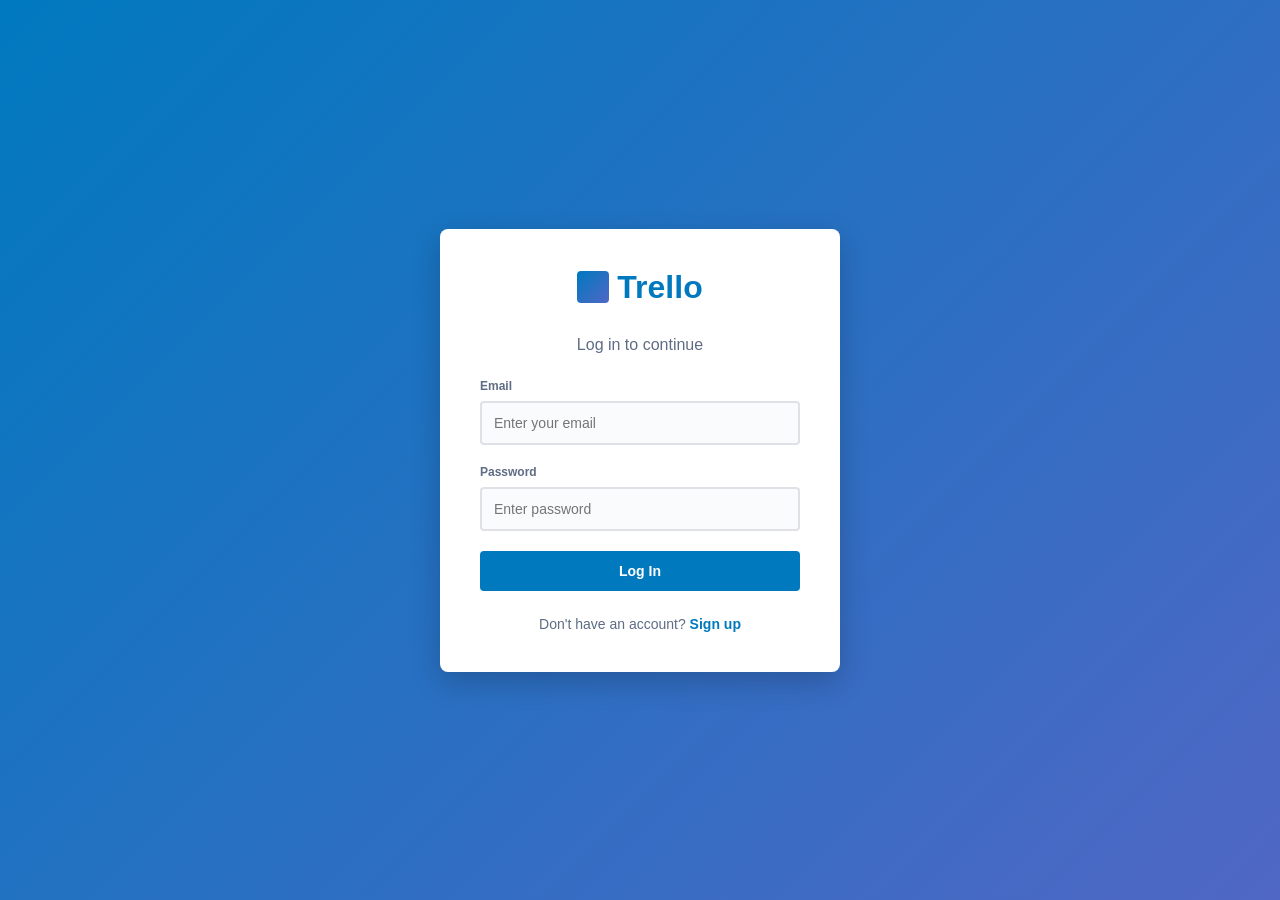
<file: login/index.html>
<!DOCTYPE html>
<html lang="en">
<head>
    <meta charset="UTF-8">
    <meta name="viewport" content="width=device-width, initial-scale=1.0">
    <title>Trello Clone - Authentication</title>
    <link rel="stylesheet" href="./login.css">
</head>
<body>

    <!-- Login Form -->
    <div class="auth-container" id="loginForm">
        <div class="logo">
            <h1>
                <div class="logo-icon"></div>
                Trello
            </h1>
        </div>

        <p class="auth-title">Log in to continue</p>

        <div class="error-message" id="loginError"></div>
        
        <form onsubmit="handleLogin(event)">
            <div class="form-group">
                <label for="loginEmail">Email</label>
                <input 
                    type="email" 
                    id="loginEmail" 
                    placeholder="Enter your email"
                    required
                >
            </div>

            <div class="form-group">
                <label for="loginPassword">Password</label>
                <input 
                    type="password" 
                    id="loginPassword" 
                    placeholder="Enter password"
                    required
                >
            </div>

            <button type="submit" class="btn-primary">
                <span id="loginBtnText">Log In</span>
                <div class="loading" id="loginLoading"></div>
            </button>
        </form>

        <div class="switch-form">
            Don't have an account? <a href="#" onclick="showRegister(); return false;">Sign up</a>
        </div>
    </div>

    <!-- Register Form -->
    <div class="auth-container hidden" id="registerForm">
        <div class="logo">
            <h1>
                <div class="logo-icon"></div>
                Trello
            </h1>
        </div>

        <p class="auth-title">Sign up for your account</p>

        <div class="error-message" id="registerError"></div>
        <div class="success-message" id="registerSuccess"></div>
        
        <form onsubmit="handleRegister(event)">
            <div class="name-group">
                <div class="form-group">
                    <label for="firstName">First Name</label>
                    <input 
                        type="text" 
                        id="firstName" 
                        required
                    >
                </div>

                <div class="form-group">
                    <label for="lastName">Last Name</label>
                    <input 
                        type="text" 
                        id="lastName" 
                        required
                    >
                </div>
            </div>

            <div class="form-group">
                <label for="registerEmail">Email</label>
                <input 
                    type="email" 
                    id="registerEmail" 
                    required
                >
            </div>

            <div class="form-group">
                <label for="registerPassword">Password</label>
                <input 
                    type="password" 
                    id="registerPassword" 
                    minlength="8"
                    required
                >
            </div>

            <button type="submit" class="btn-primary">
                <span id="registerBtnText">Sign Up</span>
                <div class="loading" id="registerLoading"></div>
            </button>
        </form>

        <div class="switch-form">
            Already have an account? <a href="#" onclick="showLogin(); return false;">Log in</a>
        </div>
    </div>

    <script src="./login.js"></script>
</body>
</html>
</file>
<file: login/login.css>
* {
    margin: 0;
    padding: 0;
    box-sizing: border-box;
}

body {
    font-family: -apple-system, BlinkMacSystemFont, 'Segoe UI', 'Roboto', sans-serif;
    background: linear-gradient(135deg, #0079bf 0%, #5067c5 100%);
    min-height: 100vh;
    display: flex;
    align-items: center;
    justify-content: center;
    padding: 20px;
}

.auth-container {
    background: white;
    border-radius: 8px;
    box-shadow: 0 10px 30px rgba(0, 0, 0, 0.2);
    width: 100%;
    max-width: 400px;
    padding: 40px;
    animation: slideUp 0.4s ease-out;
}

@keyframes slideUp {
    from { opacity: 0; transform: translateY(20px); }
    to { opacity: 1; transform: translateY(0); }
}

.logo {
    text-align: center;
    margin-bottom: 30px;
}

.logo h1 {
    color: #0079bf;
    font-size: 32px;
    font-weight: 600;
    display: flex;
    align-items: center;
    justify-content: center;
    gap: 8px;
}

.logo-icon {
    width: 32px;
    height: 32px;
    background: linear-gradient(135deg, #0079bf, #5067c5);
    border-radius: 4px;
}

.auth-title {
    text-align: center;
    font-size: 16px;
    color: #5e6c84;
    margin-bottom: 25px;
}

.form-group {
    margin-bottom: 20px;
}

label {
    display: block;
    font-size: 12px;
    font-weight: 600;
    color: #5e6c84;
    margin-bottom: 8px;
}

input {
    width: 100%;
    padding: 12px;
    border: 2px solid #dfe1e6;
    border-radius: 4px;
    font-size: 14px;
    background: #fafbfc;
}

input:focus {
    outline: none;
    border-color: #0079bf;
    background: white;
}

.btn-primary {
    width: 100%;
    padding: 12px;
    background: #0079bf;
    color: white;
    border: none;
    border-radius: 4px;
    font-size: 14px;
    font-weight: 600;
}

.btn-primary:hover {
    background: #026aa7;
}

.loading {
    display: none;
    width: 20px;
    height: 20px;
    border: 2px solid #ffffff;
    border-top-color: transparent;
    border-radius: 50%;
    animation: spin 0.6s linear infinite;
    margin: 0 auto;
}

@keyframes spin {
    to { transform: rotate(360deg); }
}

.divider {
    display: flex;
    align-items: center;
    text-align: center;
    margin: 25px 0;
    color: #5e6c84;
    font-size: 12px;
}

.switch-form {
    text-align: center;
    margin-top: 25px;
    font-size: 14px;
    color: #5e6c84;
}

.switch-form a {
    color: #0079bf;
    text-decoration: none;
    font-weight: 600;
}

.error-message {
    background: #eb5a46;
    color: white;
    padding: 12px;
    border-radius: 4px;
    margin-bottom: 20px;
    font-size: 14px;
    display: none;
}

.success-message {
    background: #61bd4f;
    color: white;
    padding: 12px;
    border-radius: 4px;
    margin-bottom: 20px;
    font-size: 14px;
    display: none;
}

.hidden {
    display: none;
}

.name-group {
    display: grid;
    grid-template-columns: 1fr 1fr;
    gap: 15px;
}
</file>
<file: dashboard/css/main.css>
/* Base Styles & Reset */
* {
    margin: 0;
    padding: 0;
    box-sizing: border-box;
}

body {
    font-family: -apple-system, BlinkMacSystemFont, 'Segoe UI', 'Roboto', 'Noto Sans', 'Ubuntu', sans-serif;
    background: #f5f6f8;
    min-height: 100vh;
}

/* Header Styles */
.header {
    background: #0079bf;
    color: white;
    padding: 8px 16px;
    display: flex;
    align-items: center;
    justify-content: space-between;
    box-shadow: 0 1px 2px rgba(0,0,0,0.1);
}

.header-left {
    display: flex;
    align-items: center;
    gap: 12px;
}

.logo {
    display: flex;
    align-items: center;
    gap: 8px;
    font-size: 20px;
    font-weight: 600;
}

.logo-icon {
    width: 24px;
    height: 24px;
    background: white;
    border-radius: 4px;
}

.search-box {
    position: relative;
}

.search-box input {
    width: 400px;
    padding: 8px 12px;
    border: 2px solid rgba(255,255,255,0.3);
    border-radius: 4px;
    background: rgba(255,255,255,0.2);
    color: white;
    font-size: 14px;
}

.search-box input::placeholder {
    color: rgba(255,255,255,0.7);
}

.search-box input:focus {
    outline: none;
    background: white;
    color: #172b4d;
}

.header-right {
    display: flex;
    align-items: center;
    gap: 12px;
}

.btn-create {
    background: rgba(255,255,255,0.3);
    color: white;
    border: none;
    padding: 8px 16px;
    border-radius: 4px;
    font-size: 14px;
    font-weight: 600;
    cursor: pointer;
    transition: background 0.2s;
}

.btn-create:hover {
    background: rgba(255,255,255,0.4);
}

.user-avatar {
    width: 32px;
    height: 32px;
    background: #dfe1e6;
    border-radius: 50%;
    display: flex;
    align-items: center;
    justify-content: center;
    font-weight: 600;
    color: #172b4d;
    cursor: pointer;
}

/* Main Content Layout */
.main-content {
    max-width: 1200px;
    margin: 0 auto;
    padding: 40px 20px;
}

.section-title {
    font-size: 18px;
    font-weight: 600;
    color: #172b4d;
    margin-bottom: 16px;
    display: flex;
    align-items: center;
    gap: 8px;
}

/* Empty State */
.empty-state {
    text-align: center;
    padding: 60px 20px;
    color: #5e6c84;
}

.empty-state h2 {
    font-size: 24px;
    margin-bottom: 12px;
    color: #172b4d;
}

.empty-state p {
    font-size: 16px;
    margin-bottom: 24px;
}

/* Board View Layout */
.board-view {
    display: none;
    min-height: 100vh;
    background-size: cover;
    background-position: center;
}

.board-view.active {
    display: block;
}

.board-header {
    padding: 12px 16px;
    background: rgba(0,0,0,0.3);
    backdrop-filter: blur(10px);
    display: flex;
    align-items: center;
    justify-content: space-between;
}

.board-header-left {
    display: flex;
    align-items: center;
    gap: 12px;
}

.board-title {
    font-size: 18px;
    font-weight: 600;
    color: white;
    display: flex;
    align-items: center;
    gap: 8px;
}

.btn-back {
    background: rgba(255,255,255,0.2);
    color: white;
    border: none;
    padding: 6px 12px;
    border-radius: 4px;
    cursor: pointer;
    font-size: 14px;
}

.btn-back:hover {
    background: rgba(255,255,255,0.3);
}

.btn-share {
    background: rgba(255,255,255,0.2);
    color: white;
    border: none;
    padding: 8px 16px;
    border-radius: 4px;
    cursor: pointer;
    font-size: 14px;
    font-weight: 600;
}

.btn-share:hover {
    background: rgba(255,255,255,0.3);
}

/* Common Button Styles */
.btn-group {
    display: flex;
    gap: 8px;
    margin-top: 8px;
}

.btn-small {
    padding: 6px 12px;
    border-radius: 4px;
    border: none;
    font-size: 14px;
    cursor: pointer;
}

.btn-primary-small {
    background: #0079bf;
    color: white;
}

.btn-primary-small:hover {
    background: #026aa7;
}

.btn-cancel {
    background: transparent;
    color: #5e6c84;
}

.btn-cancel:hover {
    background: rgba(0,0,0,0.05);
}

.btn-danger {
    background: #eb5a46;
    color: white;
    border: none;
    padding: 10px 20px;
    border-radius: 4px;
    cursor: pointer;
    font-size: 14px;
    font-weight: 600;
}

.btn-danger:hover {
    background: #cf513d;
}

.btn-secondary {
    background: #6c757d;
    color: white;
    border: none;
    padding: 10px 20px;
    border-radius: 4px;
    cursor: pointer;
    font-size: 14px;
    font-weight: 600;
    margin-left: 8px;
}

.btn-secondary:hover {
    background: #5a6268;
}

/* Icon Buttons */
.btn-icon {
    width: 28px;
    height: 28px;
    border-radius: 4px;
    border: none;
    cursor: pointer;
    display: flex;
    align-items: center;
    justify-content: center;
    font-size: 14px;
    transition: all 0.2s;
    background: rgba(0, 0, 0, 0.3);
    color: white;
}

.btn-icon:hover {
    background: rgba(0, 0, 0, 0.5);
    transform: scale(1.1);
}
</file>
<file: dashboard/css/boards.css>
/* Boards Grid Layout */
.boards-grid {
    display: grid;
    grid-template-columns: repeat(auto-fill, minmax(220px, 1fr));
    gap: 16px;
    margin-bottom: 40px;
}

/* Board Card Styles */
.board-card {
    height: 96px;
    border-radius: 8px;
    padding: 12px;
    cursor: pointer;
    position: relative;
    transition: transform 0.2s, box-shadow 0.2s;
    background-size: cover;
    background-position: center;
}

.board-card:hover {
    transform: translateY(-2px);
    box-shadow: 0 4px 12px rgba(0,0,0,0.15);
}

.board-card-overlay {
    position: absolute;
    top: 0;
    left: 0;
    right: 0;
    bottom: 0;
    background: rgba(0,0,0,0.15);
    border-radius: 8px;
    transition: background 0.2s;
}

.board-card:hover .board-card-overlay {
    background: rgba(0,0,0,0.25);
}

.board-card-content {
    position: relative;
    z-index: 1;
    color: white;
    font-weight: 600;
    font-size: 16px;
    text-shadow: 0 1px 2px rgba(0,0,0,0.3);
}

/* Create Board Card */
.create-board-card {
    background: #dfe1e6;
    display: flex;
    align-items: center;
    justify-content: center;
    color: #172b4d;
    font-size: 14px;
    font-weight: 500;
}

.create-board-card:hover {
    background: #c4c9d4;
}

/* Board Actions (Edit/Delete) */
.board-actions {
    position: absolute;
    top: 8px;
    right: 8px;
    z-index: 10;
    display: none;
    gap: 4px;
}

.board-card:hover .board-actions {
    display: flex;
}
</file>
<file: dashboard/css/lists.css>
/* Lists Container */
.lists-container {
    display: flex;
    gap: 12px;
    padding: 20px;
    overflow-x: auto;
    min-height: calc(100vh - 120px);
    align-items: flex-start;
}

/* List Styles */
.list {
    background: #ebecf0;
    border-radius: 8px;
    min-width: 272px;
    max-width: 272px;
    padding: 12px;
    max-height: calc(100vh - 160px);
    display: flex;
    flex-direction: column;
}

.list-header {
    padding: 8px;
    font-weight: 600;
    color: #172b4d;
    margin-bottom: 8px;
    display: flex;
    align-items: center;
    justify-content: space-between;
}

.list-cards {
    flex: 1;
    overflow-y: auto;
    display: flex;
    flex-direction: column;
    gap: 8px;
}

/* Add List Button */
.add-list-btn {
    background: rgba(255,255,255,0.2);
    backdrop-filter: blur(10px);
    border-radius: 8px;
    min-width: 272px;
    padding: 12px;
    color: white;
    border: none;
    cursor: pointer;
    font-size: 14px;
    font-weight: 600;
    text-align: left;
}

.add-list-btn:hover {
    background: rgba(255,255,255,0.3);
}

/* List Actions (Edit/Delete) */
.list-actions {
    display: flex;
    gap: 4px;
}

.btn-list-action {
    background: transparent;
    border: none;
    color: #5e6c84;
    cursor: pointer;
    padding: 4px 8px;
    border-radius: 4px;
    font-size: 14px;
}

.btn-list-action:hover {
    background: rgba(0, 0, 0, 0.1);
    color: #172b4d;
}

/* Card Input in List */
.card-input {
    width: 100%;
    padding: 8px;
    border: none;
    border-radius: 4px;
    resize: vertical;
    min-height: 60px;
    font-family: inherit;
    font-size: 14px;
}

.card-input:focus {
    outline: 2px solid #0079bf;
}
</file>
<file: dashboard/css/cards.css>
/* Card Styles */
.card {
    background: white;
    border-radius: 8px;
    padding: 12px;
    cursor: pointer;
    box-shadow: 0 1px 2px rgba(0,0,0,0.1);
    transition: box-shadow 0.2s;
    position: relative;
}

.card:hover {
    box-shadow: 0 2px 8px rgba(0,0,0,0.15);
}

/* Card Labels */
.card-labels {
    display: flex;
    gap: 4px;
    margin-bottom: 8px;
    flex-wrap: wrap;
}

.card-label {
    height: 8px;
    width: 40px;
    border-radius: 4px;
}

/* Card Title */
.card-title {
    color: #172b4d;
    font-size: 14px;
    margin-bottom: 8px;
}

/* Card Badges */
.card-badges {
    display: flex;
    gap: 12px;
    flex-wrap: wrap;
}

.card-badge {
    display: flex;
    align-items: center;
    gap: 4px;
    color: #5e6c84;
    font-size: 12px;
}

/* Add Card Button */
.add-card-btn {
    width: 100%;
    background: transparent;
    border: none;
    padding: 8px;
    text-align: left;
    color: #5e6c84;
    cursor: pointer;
    border-radius: 4px;
    font-size: 14px;
    margin-top: 8px;
}

.add-card-btn:hover {
    background: rgba(0,0,0,0.05);
}

/* Card Actions (Edit/Delete) */
.card-actions {
    position: absolute;
    top: 8px;
    right: 8px;
    display: none;
}

.card:hover .card-actions {
    display: flex;
    gap: 4px;
}

.btn-card-action {
    width: 24px;
    height: 24px;
    border-radius: 4px;
    border: none;
    background: #f4f5f7;
    color: #5e6c84;
    cursor: pointer;
    display: flex;
    align-items: center;
    justify-content: center;
    font-size: 12px;
}

.btn-card-action:hover {
    background: #e4e6ea;
    color: #172b4d;
}
</file>
<file: dashboard/css/modals.css>
/* Modal Base Styles */
.modal {
    display: none;
    position: fixed;
    top: 0;
    left: 0;
    right: 0;
    bottom: 0;
    background: rgba(0,0,0,0.5);
    z-index: 1000;
    align-items: center;
    justify-content: center;
}

.modal.active {
    display: flex;
}

.modal-content {
    background: white;
    border-radius: 8px;
    width: 90%;
    max-width: 500px;
    max-height: 90vh;
    overflow-y: auto;
}

/* Modal Header */
.modal-header {
    padding: 16px 20px;
    border-bottom: 1px solid #dfe1e6;
    display: flex;
    align-items: center;
    justify-content: space-between;
}

.modal-title {
    font-size: 18px;
    font-weight: 600;
    color: #172b4d;
}

.modal-close {
    background: none;
    border: none;
    font-size: 24px;
    color: #5e6c84;
    cursor: pointer;
    padding: 0;
    width: 32px;
    height: 32px;
    display: flex;
    align-items: center;
    justify-content: center;
    border-radius: 4px;
}

.modal-close:hover {
    background: #f4f5f7;
}

/* Modal Body */
.modal-body {
    padding: 20px;
}

/* Form Group */
.form-group {
    margin-bottom: 20px;
}

.form-group label {
    display: block;
    font-size: 12px;
    font-weight: 600;
    color: #5e6c84;
    margin-bottom: 8px;
}

.form-group input {
    width: 100%;
    padding: 10px;
    border: 2px solid #dfe1e6;
    border-radius: 4px;
    font-size: 14px;
}

.form-group input:focus {
    outline: none;
    border-color: #0079bf;
}

/* Color Picker */
.color-picker {
    display: grid;
    grid-template-columns: repeat(5, 1fr);
    gap: 8px;
}

.color-option {
    height: 60px;
    border-radius: 8px;
    cursor: pointer;
    border: 3px solid transparent;
    transition: all 0.2s;
}

.color-option:hover {
    transform: scale(1.05);
}

.color-option.selected {
    border-color: #0079bf;
    box-shadow: 0 0 0 2px white, 0 0 0 4px #0079bf;
}

/* Modal Submit Button */
.btn-submit {
    width: 100%;
    padding: 12px;
    background: #0079bf;
    color: white;
    border: none;
    border-radius: 4px;
    font-size: 14px;
    font-weight: 600;
    cursor: pointer;
    margin-top: 10px;
}

.btn-submit:hover {
    background: #026aa7;
}

.btn-submit:disabled {
    background: #dfe1e6;
    color: #a5adba;
    cursor: not-allowed;
}

/* Modal Input Fields */
.modal-input {
    width: 100%;
    padding: 10px;
    border: 2px solid #dfe1e6;
    border-radius: 4px;
    font-size: 14px;
    margin-bottom: 12px;
}

.modal-input:focus {
    outline: none;
    border-color: #0079bf;
}

.modal-textarea {
    width: 100%;
    padding: 10px;
    border: 2px solid #dfe1e6;
    border-radius: 4px;
    font-size: 14px;
    min-height: 100px;
    resize: vertical;
    font-family: inherit;
    margin-bottom: 12px;
}

.modal-textarea:focus {
    outline: none;
    border-color: #0079bf;
}

/* Modal Buttons */
.modal-buttons {
    display: flex;
    gap: 8px;
    margin-top: 16px;
}
</file>
<file: dashboard/css/comments.css>
/* Comments Styles */

/* Comments Section */
.comments-section {
    margin-bottom: 24px;
}

.comments-header {
    display: flex;
    align-items: center;
    justify-content: space-between;
    margin-bottom: 16px;
}

.comments-title {
    font-size: 16px;
    font-weight: 600;
    color: #172b4d;
    display: flex;
    align-items: center;
    gap: 8px;
}

.comments-count {
    font-size: 12px;
    color: #5e6c84;
    background: #f4f5f7;
    padding: 2px 8px;
    border-radius: 12px;
}

/* Comments List */
.comments-list {
    display: flex;
    flex-direction: column;
    gap: 12px;
    margin-bottom: 16px;
}

/* Single Comment */
.comment-item {
    background: #f4f5f7;
    border-radius: 8px;
    padding: 12px;
    position: relative;
    transition: background 0.2s;
}

.comment-item:hover {
    background: #ebecf0;
}

.comment-header {
    display: flex;
    align-items: center;
    justify-content: space-between;
    margin-bottom: 8px;
}

.comment-author {
    display: flex;
    align-items: center;
    gap: 8px;
}

.comment-avatar {
    width: 32px;
    height: 32px;
    border-radius: 50%;
    background: linear-gradient(135deg, #0079bf, #5067c5);
    color: white;
    display: flex;
    align-items: center;
    justify-content: center;
    font-weight: 600;
    font-size: 14px;
}

.comment-author-info {
    display: flex;
    flex-direction: column;
}

.comment-author-name {
    font-weight: 600;
    font-size: 14px;
    color: #172b4d;
}

.comment-timestamp {
    font-size: 11px;
    color: #a5adba;
}

.comment-actions {
    display: none;
    gap: 4px;
}

.comment-item:hover .comment-actions {
    display: flex;
}

.btn-comment-action {
    background: transparent;
    border: none;
    color: #5e6c84;
    padding: 4px 8px;
    border-radius: 4px;
    cursor: pointer;
    font-size: 12px;
    transition: all 0.2s;
}

.btn-comment-action:hover {
    background: #dfe1e6;
    color: #172b4d;
}

.comment-text {
    color: #172b4d;
    font-size: 14px;
    line-height: 1.5;
    word-wrap: break-word;
    white-space: pre-wrap;
}

/* Edit Mode */
.comment-edit-form {
    margin-top: 8px;
}

.comment-edit-textarea {
    width: 100%;
    padding: 10px;
    border: 2px solid #0079bf;
    border-radius: 4px;
    font-size: 14px;
    font-family: inherit;
    resize: vertical;
    min-height: 80px;
    margin-bottom: 8px;
}

.comment-edit-textarea:focus {
    outline: none;
}

.comment-edit-buttons {
    display: flex;
    gap: 8px;
}

/* Add Comment Form */
.add-comment-form {
    background: white;
    border-radius: 8px;
    padding: 16px;
    border: 1px solid #dfe1e6;
}

.add-comment-header {
    display: flex;
    align-items: center;
    gap: 12px;
    margin-bottom: 12px;
}

.current-user-avatar {
    width: 32px;
    height: 32px;
    border-radius: 50%;
    background: linear-gradient(135deg, #0079bf, #5067c5);
    color: white;
    display: flex;
    align-items: center;
    justify-content: center;
    font-weight: 600;
    font-size: 14px;
    flex-shrink: 0;
}

.add-comment-textarea {
    width: 100%;
    padding: 10px;
    border: 2px solid #dfe1e6;
    border-radius: 4px;
    font-size: 14px;
    font-family: inherit;
    resize: vertical;
    min-height: 80px;
    transition: border-color 0.2s;
}

.add-comment-textarea:focus {
    outline: none;
    border-color: #0079bf;
}

.add-comment-textarea::placeholder {
    color: #a5adba;
}

.add-comment-buttons {
    display: flex;
    gap: 8px;
    margin-top: 8px;
}

.btn-post-comment {
    background: #0079bf;
    color: white;
    border: none;
    padding: 8px 16px;
    border-radius: 4px;
    font-size: 14px;
    font-weight: 600;
    cursor: pointer;
    transition: background 0.2s;
}

.btn-post-comment:hover {
    background: #026aa7;
}

.btn-post-comment:disabled {
    background: #dfe1e6;
    color: #a5adba;
    cursor: not-allowed;
}

.btn-cancel-comment {
    background: transparent;
    color: #5e6c84;
    border: none;
    padding: 8px 16px;
    border-radius: 4px;
    font-size: 14px;
    cursor: pointer;
    transition: background 0.2s;
}

.btn-cancel-comment:hover {
    background: #f4f5f7;
}

/* Empty State */
.comments-empty {
    text-align: center;
    padding: 32px 20px;
    color: #a5adba;
}

.comments-empty-icon {
    font-size: 48px;
    margin-bottom: 12px;
    opacity: 0.5;
}

.comments-empty-text {
    font-size: 14px;
    margin-bottom: 8px;
}

.comments-empty-subtext {
    font-size: 12px;
    color: #c1c7d0;
}

/* Loading State */
.comments-loading {
    text-align: center;
    padding: 20px;
    color: #a5adba;
}

/* Deleting State */
.comment-item.deleting {
    background: #ffebe9;
    opacity: 0.7;
}

/* Animations */
@keyframes slideInComment {
    from {
        opacity: 0;
        transform: translateY(-10px);
    }
    to {
        opacity: 1;
        transform: translateY(0);
    }
}

.comment-item {
    animation: slideInComment 0.3s ease-out;
}

/* Time ago styling */
.time-relative {
    font-size: 11px;
    color: #a5adba;
    font-style: italic;
}

/* Edited indicator */
.comment-edited {
    font-size: 11px;
    color: #a5adba;
    font-style: italic;
    margin-left: 4px;
}

/* Responsive */
@media (max-width: 768px) {
    .comment-avatar,
    .current-user-avatar {
        width: 28px;
        height: 28px;
        font-size: 12px;
    }
    
    .comment-author-name {
        font-size: 13px;
    }
    
    .comment-text {
        font-size: 13px;
    }
    
    .add-comment-textarea {
        min-height: 60px;
    }
}
</file>
<file: dashboard/css/due-dates.css>
/* Due Dates Styles */

/* Due Date Section in Card Detail */
.due-date-section {
    margin-bottom: 24px;
}

.due-date-header {
    display: flex;
    align-items: center;
    justify-content: space-between;
    margin-bottom: 12px;
}

.due-date-title {
    font-size: 16px;
    font-weight: 600;
    color: #172b4d;
    display: flex;
    align-items: center;
    gap: 8px;
}

/* Due Date Display */
.due-date-display {
    background: #f4f5f7;
    border-radius: 8px;
    padding: 12px 16px;
    display: flex;
    align-items: center;
    justify-content: space-between;
}

.due-date-display.has-date {
    background: #e3fcef;
    border: 1px solid #61bd4f;
}

.due-date-display.overdue {
    background: #ffebe9;
    border: 1px solid #eb5a46;
}

.due-date-display.due-soon {
    background: #fff4e6;
    border: 1px solid #ff9f1a;
}

.due-date-info {
    display: flex;
    align-items: center;
    gap: 12px;
}

.due-date-icon {
    font-size: 24px;
}

.due-date-text {
    display: flex;
    flex-direction: column;
    gap: 4px;
}

.due-date-label {
    font-size: 12px;
    color: #5e6c84;
    font-weight: 500;
}

.due-date-value {
    font-size: 16px;
    font-weight: 600;
    color: #172b4d;
}

.due-date-value.overdue {
    color: #eb5a46;
}

.due-date-value.due-soon {
    color: #ff9f1a;
}

.due-date-value.complete {
    color: #61bd4f;
}

.due-date-status {
    font-size: 11px;
    padding: 4px 8px;
    border-radius: 4px;
    font-weight: 600;
    text-transform: uppercase;
}

.due-date-status.overdue {
    background: #eb5a46;
    color: white;
}

.due-date-status.due-soon {
    background: #ff9f1a;
    color: white;
}

.due-date-status.on-time {
    background: #61bd4f;
    color: white;
}

/* Due Date Actions */
.due-date-actions {
    display: flex;
    gap: 8px;
}

.btn-due-date-action {
    background: transparent;
    border: 1px solid #dfe1e6;
    color: #172b4d;
    padding: 6px 12px;
    border-radius: 4px;
    cursor: pointer;
    font-size: 13px;
    font-weight: 500;
    transition: all 0.2s;
}

.btn-due-date-action:hover {
    background: #f4f5f7;
    border-color: #c1c7d0;
}

.btn-set-due-date {
    background: #0079bf;
    color: white;
    border: none;
}

.btn-set-due-date:hover {
    background: #026aa7;
}

/* Due Date Picker Form */
.due-date-picker {
    background: white;
    border-radius: 8px;
    padding: 16px;
    border: 1px solid #dfe1e6;
    margin-top: 12px;
}

.due-date-picker-header {
    font-size: 14px;
    font-weight: 600;
    color: #172b4d;
    margin-bottom: 12px;
}

.due-date-input-group {
    display: flex;
    flex-direction: column;
    gap: 8px;
    margin-bottom: 12px;
}

.due-date-input-label {
    font-size: 12px;
    font-weight: 600;
    color: #5e6c84;
}

.due-date-input {
    width: 100%;
    padding: 10px;
    border: 2px solid #dfe1e6;
    border-radius: 4px;
    font-size: 14px;
    font-family: inherit;
}

.due-date-input:focus {
    outline: none;
    border-color: #0079bf;
}

.due-date-time-input {
    width: 100%;
    padding: 10px;
    border: 2px solid #dfe1e6;
    border-radius: 4px;
    font-size: 14px;
    font-family: inherit;
}

.due-date-time-input:focus {
    outline: none;
    border-color: #0079bf;
}

.due-date-picker-buttons {
    display: flex;
    gap: 8px;
    margin-top: 12px;
}

.btn-save-due-date {
    background: #0079bf;
    color: white;
    border: none;
    padding: 8px 16px;
    border-radius: 4px;
    font-size: 14px;
    font-weight: 600;
    cursor: pointer;
}

.btn-save-due-date:hover {
    background: #026aa7;
}

.btn-cancel-due-date {
    background: transparent;
    color: #5e6c84;
    border: none;
    padding: 8px 16px;
    border-radius: 4px;
    font-size: 14px;
    cursor: pointer;
}

.btn-cancel-due-date:hover {
    background: #f4f5f7;
}

/* Quick Date Buttons */
.quick-date-buttons {
    display: flex;
    flex-wrap: wrap;
    gap: 8px;
    margin-bottom: 12px;
}

.btn-quick-date {
    background: #f4f5f7;
    border: 1px solid #dfe1e6;
    color: #172b4d;
    padding: 6px 12px;
    border-radius: 4px;
    cursor: pointer;
    font-size: 13px;
    transition: all 0.2s;
}

.btn-quick-date:hover {
    background: #e4e6ea;
    border-color: #c1c7d0;
}

/* Badge on Cards */
.due-date-badge {
    display: inline-flex;
    align-items: center;
    gap: 4px;
    padding: 2px 6px;
    border-radius: 4px;
    font-size: 12px;
    font-weight: 500;
}

.due-date-badge.overdue {
    background: #eb5a46;
    color: white;
}

.due-date-badge.due-soon {
    background: #ff9f1a;
    color: white;
}

.due-date-badge.on-time {
    background: #61bd4f;
    color: white;
}

/* Empty State */
.due-date-empty {
    text-align: center;
    padding: 20px;
    color: #a5adba;
}

.due-date-empty-icon {
    font-size: 32px;
    margin-bottom: 8px;
    opacity: 0.5;
}

.due-date-empty-text {
    font-size: 14px;
}

/* Animations */
@keyframes fadeIn {
    from {
        opacity: 0;
        transform: translateY(-5px);
    }
    to {
        opacity: 1;
        transform: translateY(0);
    }
}

.due-date-picker {
    animation: fadeIn 0.2s ease-out;
}

/* Responsive */
@media (max-width: 768px) {
    .quick-date-buttons {
        flex-direction: column;
    }
    
    .btn-quick-date {
        width: 100%;
    }
}
</file>
